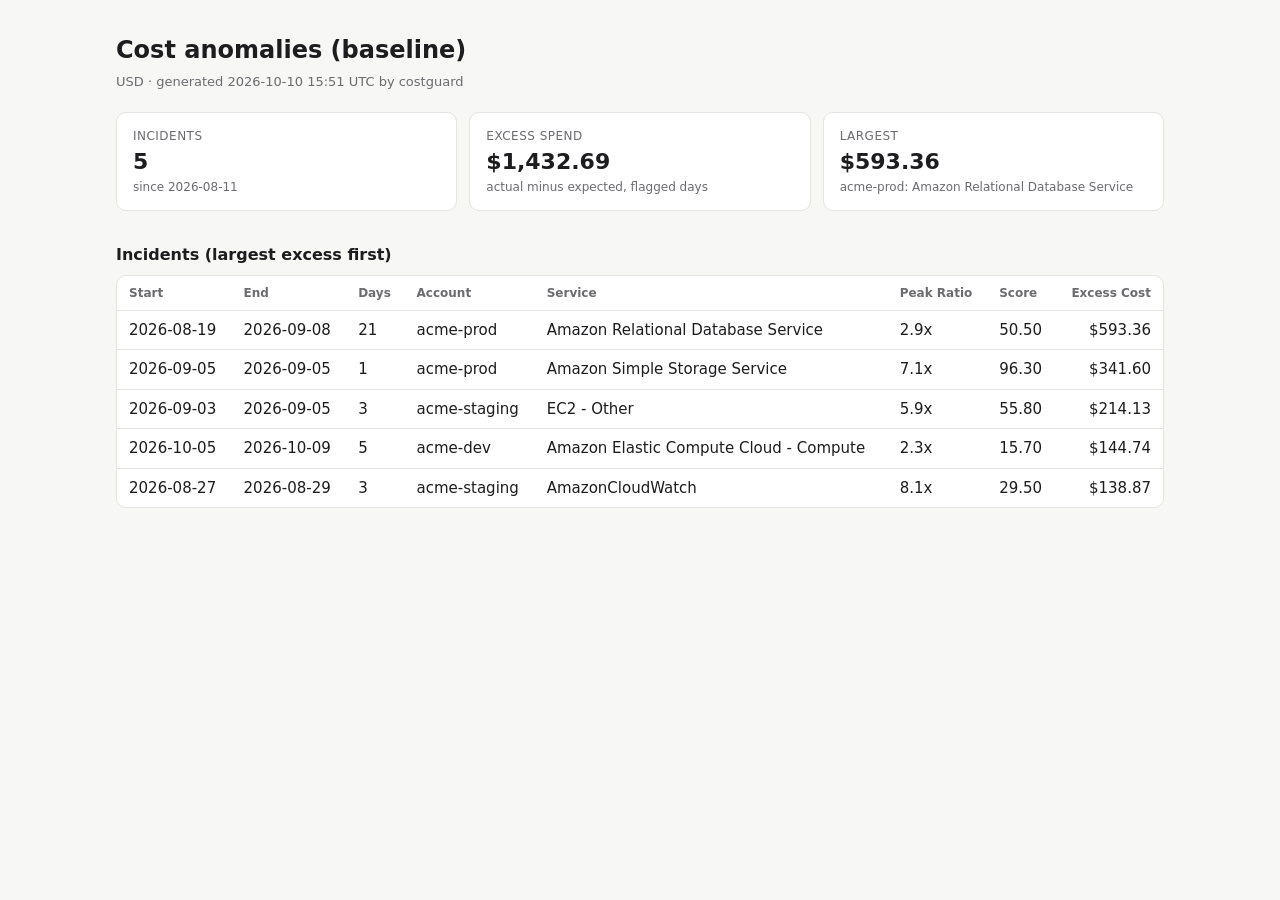
<file: docs/samples/anomalies.html>
<!doctype html><html lang='en'><head><meta charset='utf-8'><meta name='viewport' content='width=device-width,initial-scale=1'><title>Cost anomalies (baseline)</title><style>:root{--bg:#f7f7f5;--card:#fff;--ink:#1d1d1f;--mute:#6b6b70;--line:#e4e4e0;--up:#c2410c;--down:#15803d;--accent:#2563eb}

@media (prefers-color-scheme:dark){:root{--bg:#141416;--card:#1d1d20;--ink:#ececee;--mute:#9a9aa2;--line:#2c2c31;--up:#fb923c;--down:#4ade80;--accent:#60a5fa}}

*{box-sizing:border-box}
body{margin:0;background:var(--bg);color:var(--ink);font:15px/1.5 system-ui,-apple-system,"Segoe UI",sans-serif}

main{max-width:1080px;margin:0 auto;padding:32px 16px}
h1{font-size:24px;margin:0 0 4px}
h2{font-size:16px;margin:32px 0 8px}

.sub{color:var(--mute);font-size:13px}
.kpis{display:grid;grid-template-columns:repeat(auto-fit,minmax(200px,1fr));gap:12px;margin:20px 0}

.kpi{background:var(--card);border:1px solid var(--line);border-radius:10px;padding:14px 16px}
.kpi .l{color:var(--mute);font-size:12px;text-transform:uppercase;letter-spacing:.04em}

.kpi .v{font-size:22px;font-weight:650;font-variant-numeric:tabular-nums}
.kpi .n{color:var(--mute);font-size:12px}

.up{color:var(--up)}
.down{color:var(--down)}
.wrap{overflow-x:auto;background:var(--card);border:1px solid var(--line);border-radius:10px}

table{border-collapse:collapse;width:100%;font-variant-numeric:tabular-nums}
th,td{padding:8px 12px;border-bottom:1px solid var(--line);text-align:left;white-space:nowrap}

th{font-size:12px;color:var(--mute);font-weight:600}
td.num,th.num{text-align:right}
tr:last-child td{border-bottom:0}

svg{display:block;width:100%;height:80px}
.note{color:var(--mute);font-size:12px;margin-top:6px}
</style></head><body><main><h1>Cost anomalies (baseline)</h1><div class='sub'>USD · generated 2026-10-10 15:51 UTC by costguard</div><div class='kpis'><div class='kpi'><div class='l'>Incidents</div><div class='v'>5</div><div class='n'>since 2026-08-11</div></div><div class='kpi'><div class='l'>Excess spend</div><div class='v'>$1,432.69</div><div class='n'>actual minus expected, flagged days</div></div><div class='kpi'><div class='l'>Largest</div><div class='v'>$593.36</div><div class='n'>acme-prod: Amazon Relational Database Service</div></div></div><h2>Incidents (largest excess first)</h2><div class='wrap'><table><thead><tr><th class=''>Start</th><th class=''>End</th><th class=''>Days</th><th class=''>Account</th><th class=''>Service</th><th class=''>Peak Ratio</th><th class=''>Score</th><th class='num'>Excess Cost</th></tr></thead><tbody><tr><td class=''>2026-08-19</td><td class=''>2026-09-08</td><td class=''>21</td><td class=''>acme-prod</td><td class=''>Amazon Relational Database Service</td><td class=''>2.9x</td><td class=''>50.50</td><td class='num'>$593.36</td></tr><tr><td class=''>2026-09-05</td><td class=''>2026-09-05</td><td class=''>1</td><td class=''>acme-prod</td><td class=''>Amazon Simple Storage Service</td><td class=''>7.1x</td><td class=''>96.30</td><td class='num'>$341.60</td></tr><tr><td class=''>2026-09-03</td><td class=''>2026-09-05</td><td class=''>3</td><td class=''>acme-staging</td><td class=''>EC2 - Other</td><td class=''>5.9x</td><td class=''>55.80</td><td class='num'>$214.13</td></tr><tr><td class=''>2026-10-05</td><td class=''>2026-10-09</td><td class=''>5</td><td class=''>acme-dev</td><td class=''>Amazon Elastic Compute Cloud - Compute</td><td class=''>2.3x</td><td class=''>15.70</td><td class='num'>$144.74</td></tr><tr><td class=''>2026-08-27</td><td class=''>2026-08-29</td><td class=''>3</td><td class=''>acme-staging</td><td class=''>AmazonCloudWatch</td><td class=''>8.1x</td><td class=''>29.50</td><td class='num'>$138.87</td></tr></tbody></table></div></main></body></html>
</file>
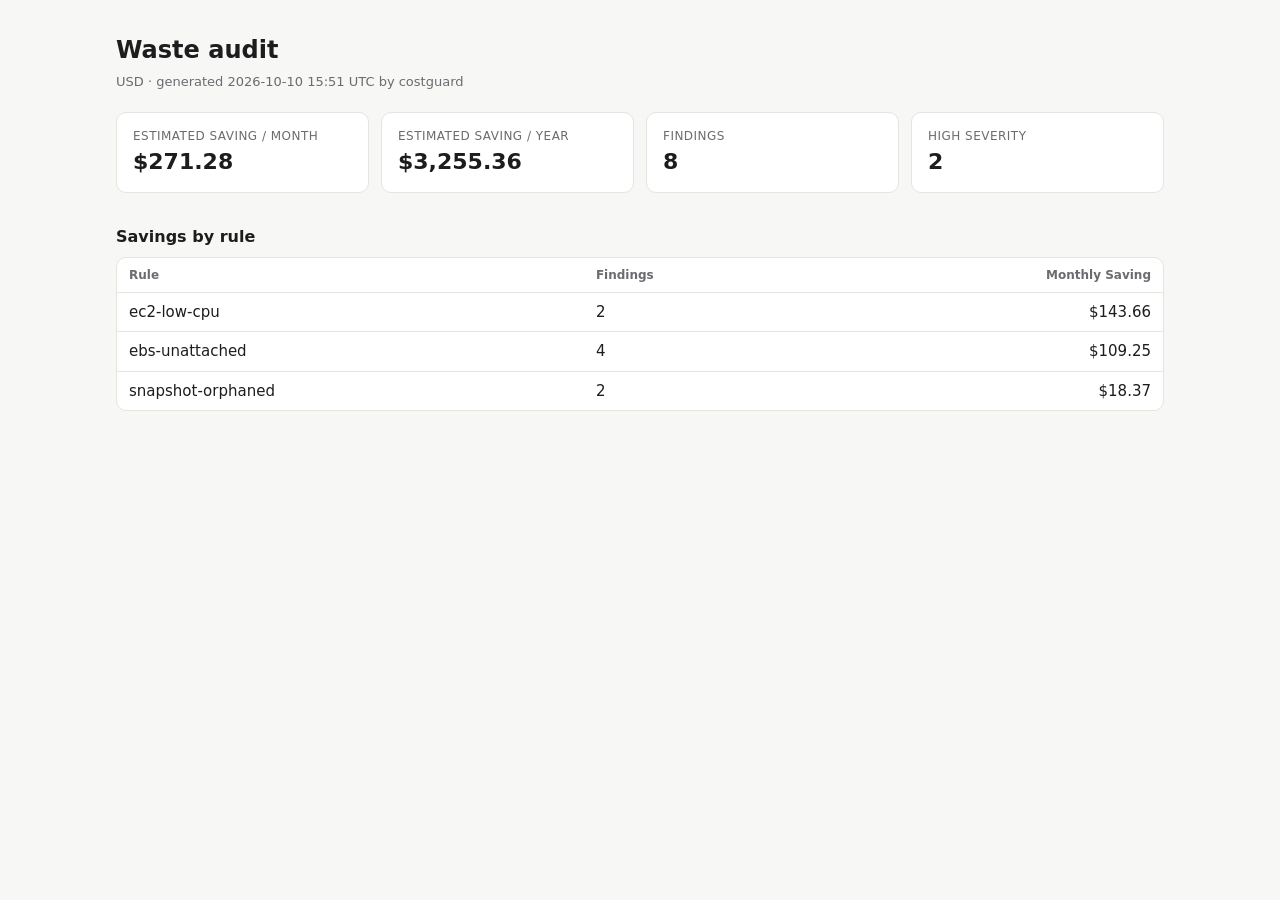
<file: docs/samples/audit.html>
<!doctype html><html lang='en'><head><meta charset='utf-8'><meta name='viewport' content='width=device-width,initial-scale=1'><title>Waste audit</title><style>:root{--bg:#f7f7f5;--card:#fff;--ink:#1d1d1f;--mute:#6b6b70;--line:#e4e4e0;--up:#c2410c;--down:#15803d;--accent:#2563eb}

@media (prefers-color-scheme:dark){:root{--bg:#141416;--card:#1d1d20;--ink:#ececee;--mute:#9a9aa2;--line:#2c2c31;--up:#fb923c;--down:#4ade80;--accent:#60a5fa}}

*{box-sizing:border-box}
body{margin:0;background:var(--bg);color:var(--ink);font:15px/1.5 system-ui,-apple-system,"Segoe UI",sans-serif}

main{max-width:1080px;margin:0 auto;padding:32px 16px}
h1{font-size:24px;margin:0 0 4px}
h2{font-size:16px;margin:32px 0 8px}

.sub{color:var(--mute);font-size:13px}
.kpis{display:grid;grid-template-columns:repeat(auto-fit,minmax(200px,1fr));gap:12px;margin:20px 0}

.kpi{background:var(--card);border:1px solid var(--line);border-radius:10px;padding:14px 16px}
.kpi .l{color:var(--mute);font-size:12px;text-transform:uppercase;letter-spacing:.04em}

.kpi .v{font-size:22px;font-weight:650;font-variant-numeric:tabular-nums}
.kpi .n{color:var(--mute);font-size:12px}

.up{color:var(--up)}
.down{color:var(--down)}
.wrap{overflow-x:auto;background:var(--card);border:1px solid var(--line);border-radius:10px}

table{border-collapse:collapse;width:100%;font-variant-numeric:tabular-nums}
th,td{padding:8px 12px;border-bottom:1px solid var(--line);text-align:left;white-space:nowrap}

th{font-size:12px;color:var(--mute);font-weight:600}
td.num,th.num{text-align:right}
tr:last-child td{border-bottom:0}

svg{display:block;width:100%;height:80px}
.note{color:var(--mute);font-size:12px;margin-top:6px}
</style></head><body><main><h1>Waste audit</h1><div class='sub'>USD · generated 2026-10-10 15:51 UTC by costguard</div><div class='kpis'><div class='kpi'><div class='l'>Estimated saving / month</div><div class='v'>$271.28</div><div class='n'></div></div><div class='kpi'><div class='l'>Estimated saving / year</div><div class='v'>$3,255.36</div><div class='n'></div></div><div class='kpi'><div class='l'>Findings</div><div class='v'>8</div><div class='n'></div></div><div class='kpi'><div class='l'>High severity</div><div class='v'>2</div><div class='n'></div></div></div><h2>Savings by rule</h2><div class='wrap'><table><thead><tr><th class=''>Rule</th><th class=''>Findings</th><th class='num'>Monthly Saving</th></tr></thead><tbody><tr><td class=''>ec2-low-cpu</td><td class=''>2</td><td class='num'>$143.66</td></tr><tr><td class=''>ebs-unattached</td><td class=''>4</td><td class='num'>$109.25</td></tr><tr><td class=''>snapshot-orphaned</td><td class=''>2</td><td class='num'>$18.37</td></tr></tbody></table></div></main></body></html>
</file>
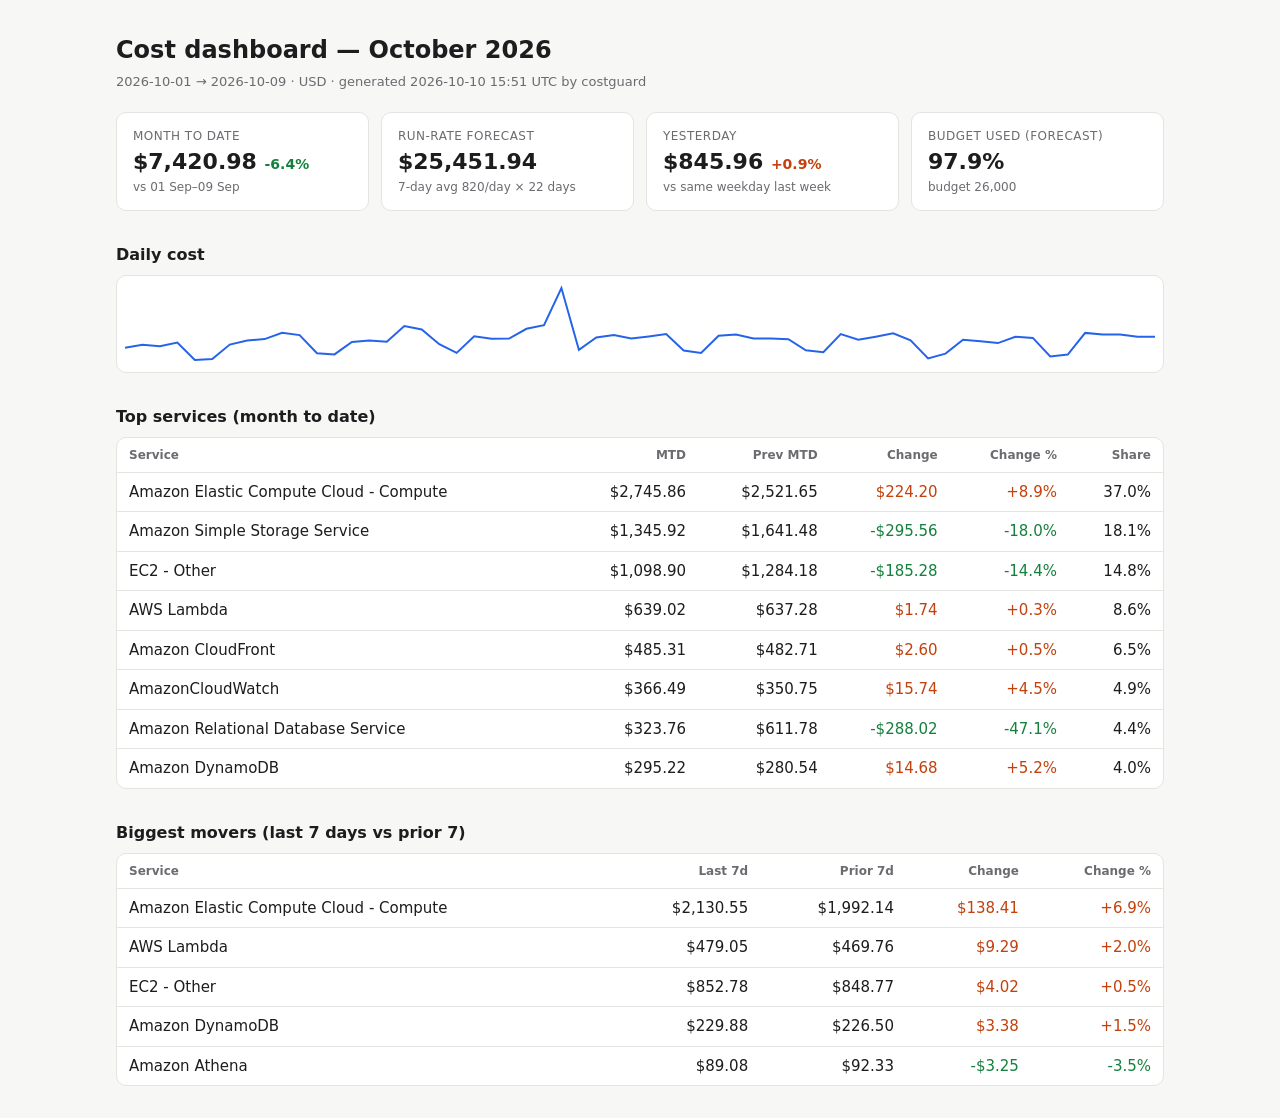
<file: docs/samples/dashboard.html>
<!doctype html><html lang='en'><head><meta charset='utf-8'><meta name='viewport' content='width=device-width,initial-scale=1'><title>Cost dashboard — October 2026</title><style>:root{--bg:#f7f7f5;--card:#fff;--ink:#1d1d1f;--mute:#6b6b70;--line:#e4e4e0;--up:#c2410c;--down:#15803d;--accent:#2563eb}

@media (prefers-color-scheme:dark){:root{--bg:#141416;--card:#1d1d20;--ink:#ececee;--mute:#9a9aa2;--line:#2c2c31;--up:#fb923c;--down:#4ade80;--accent:#60a5fa}}

*{box-sizing:border-box}
body{margin:0;background:var(--bg);color:var(--ink);font:15px/1.5 system-ui,-apple-system,"Segoe UI",sans-serif}

main{max-width:1080px;margin:0 auto;padding:32px 16px}
h1{font-size:24px;margin:0 0 4px}
h2{font-size:16px;margin:32px 0 8px}

.sub{color:var(--mute);font-size:13px}
.kpis{display:grid;grid-template-columns:repeat(auto-fit,minmax(200px,1fr));gap:12px;margin:20px 0}

.kpi{background:var(--card);border:1px solid var(--line);border-radius:10px;padding:14px 16px}
.kpi .l{color:var(--mute);font-size:12px;text-transform:uppercase;letter-spacing:.04em}

.kpi .v{font-size:22px;font-weight:650;font-variant-numeric:tabular-nums}
.kpi .n{color:var(--mute);font-size:12px}

.up{color:var(--up)}
.down{color:var(--down)}
.wrap{overflow-x:auto;background:var(--card);border:1px solid var(--line);border-radius:10px}

table{border-collapse:collapse;width:100%;font-variant-numeric:tabular-nums}
th,td{padding:8px 12px;border-bottom:1px solid var(--line);text-align:left;white-space:nowrap}

th{font-size:12px;color:var(--mute);font-weight:600}
td.num,th.num{text-align:right}
tr:last-child td{border-bottom:0}

svg{display:block;width:100%;height:80px}
.note{color:var(--mute);font-size:12px;margin-top:6px}
</style></head><body><main><h1>Cost dashboard — October 2026</h1><div class='sub'>2026-10-01 → 2026-10-09 · USD · generated 2026-10-10 15:51 UTC by costguard</div><div class='kpis'><div class='kpi'><div class='l'>Month to date</div><div class='v'>$7,420.98 <span class='down' style='font-size:14px'>-6.4%</span></div><div class='n'>vs 01 Sep–09 Sep</div></div><div class='kpi'><div class='l'>Run-rate forecast</div><div class='v'>$25,451.94</div><div class='n'>7-day avg 820/day × 22 days</div></div><div class='kpi'><div class='l'>Yesterday</div><div class='v'>$845.96 <span class='up' style='font-size:14px'>+0.9%</span></div><div class='n'>vs same weekday last week</div></div><div class='kpi'><div class='l'>Budget used (forecast)</div><div class='v'>97.9%</div><div class='n'>budget 26,000</div></div></div><h2>Daily cost</h2><div class='wrap' style='padding:8px'><svg viewBox="0 0 1000 80" preserveAspectRatio="none" role="img" aria-label="Daily cost trend"><polyline fill="none" stroke="var(--accent)" stroke-width="2" vector-effect="non-scaling-stroke" points="0.0,63.8 16.9,60.7 33.9,62.3 50.8,58.6 67.8,76.0 84.7,74.9 101.7,60.6 118.6,56.5 135.6,55.1 152.5,48.8 169.5,51.1 186.4,69.2 203.4,70.4 220.3,58.0 237.3,56.4 254.2,57.8 271.2,42.0 288.1,45.5 305.1,60.2 322.0,68.9 339.0,52.3 355.9,54.7 372.9,54.5 389.8,44.8 406.8,41.2 423.7,4.0 440.7,65.9 457.6,53.5 474.6,51.1 491.5,54.4 508.5,52.4 525.4,50.1 542.4,66.5 559.3,68.9 576.3,51.8 593.2,50.5 610.2,54.5 627.1,54.4 644.1,55.2 661.0,66.3 678.0,68.3 694.9,50.1 711.9,55.8 728.8,52.7 745.8,49.2 762.7,56.3 779.7,74.4 796.6,69.6 813.6,55.8 830.5,57.2 847.5,59.1 864.4,52.8 881.4,53.9 898.3,72.4 915.3,70.6 932.2,48.9 949.2,50.6 966.1,50.4 983.1,52.7 1000.0,52.7"/></svg></div><h2>Top services (month to date)</h2><div class='wrap'><table><thead><tr><th class=''>Service</th><th class='num'>MTD</th><th class='num'>Prev MTD</th><th class='num'>Change</th><th class='num'>Change %</th><th class='num'>Share</th></tr></thead><tbody><tr><td class=''>Amazon Elastic Compute Cloud - Compute</td><td class='num'>$2,745.86</td><td class='num'>$2,521.65</td><td class='num up'>$224.20</td><td class='num up'>+8.9%</td><td class='num'>37.0%</td></tr><tr><td class=''>Amazon Simple Storage Service</td><td class='num'>$1,345.92</td><td class='num'>$1,641.48</td><td class='num down'>-$295.56</td><td class='num down'>-18.0%</td><td class='num'>18.1%</td></tr><tr><td class=''>EC2 - Other</td><td class='num'>$1,098.90</td><td class='num'>$1,284.18</td><td class='num down'>-$185.28</td><td class='num down'>-14.4%</td><td class='num'>14.8%</td></tr><tr><td class=''>AWS Lambda</td><td class='num'>$639.02</td><td class='num'>$637.28</td><td class='num up'>$1.74</td><td class='num up'>+0.3%</td><td class='num'>8.6%</td></tr><tr><td class=''>Amazon CloudFront</td><td class='num'>$485.31</td><td class='num'>$482.71</td><td class='num up'>$2.60</td><td class='num up'>+0.5%</td><td class='num'>6.5%</td></tr><tr><td class=''>AmazonCloudWatch</td><td class='num'>$366.49</td><td class='num'>$350.75</td><td class='num up'>$15.74</td><td class='num up'>+4.5%</td><td class='num'>4.9%</td></tr><tr><td class=''>Amazon Relational Database Service</td><td class='num'>$323.76</td><td class='num'>$611.78</td><td class='num down'>-$288.02</td><td class='num down'>-47.1%</td><td class='num'>4.4%</td></tr><tr><td class=''>Amazon DynamoDB</td><td class='num'>$295.22</td><td class='num'>$280.54</td><td class='num up'>$14.68</td><td class='num up'>+5.2%</td><td class='num'>4.0%</td></tr></tbody></table></div><h2>Biggest movers (last 7 days vs prior 7)</h2><div class='wrap'><table><thead><tr><th class=''>Service</th><th class='num'>Last 7d</th><th class='num'>Prior 7d</th><th class='num'>Change</th><th class='num'>Change %</th></tr></thead><tbody><tr><td class=''>Amazon Elastic Compute Cloud - Compute</td><td class='num'>$2,130.55</td><td class='num'>$1,992.14</td><td class='num up'>$138.41</td><td class='num up'>+6.9%</td></tr><tr><td class=''>AWS Lambda</td><td class='num'>$479.05</td><td class='num'>$469.76</td><td class='num up'>$9.29</td><td class='num up'>+2.0%</td></tr><tr><td class=''>EC2 - Other</td><td class='num'>$852.78</td><td class='num'>$848.77</td><td class='num up'>$4.02</td><td class='num up'>+0.5%</td></tr><tr><td class=''>Amazon DynamoDB</td><td class='num'>$229.88</td><td class='num'>$226.50</td><td class='num up'>$3.38</td><td class='num up'>+1.5%</td></tr><tr><td class=''>Amazon Athena</td><td class='num'>$89.08</td><td class='num'>$92.33</td><td class='num down'>-$3.25</td><td class='num down'>-3.5%</td></tr></tbody></table></div></main></body></html>
</file>
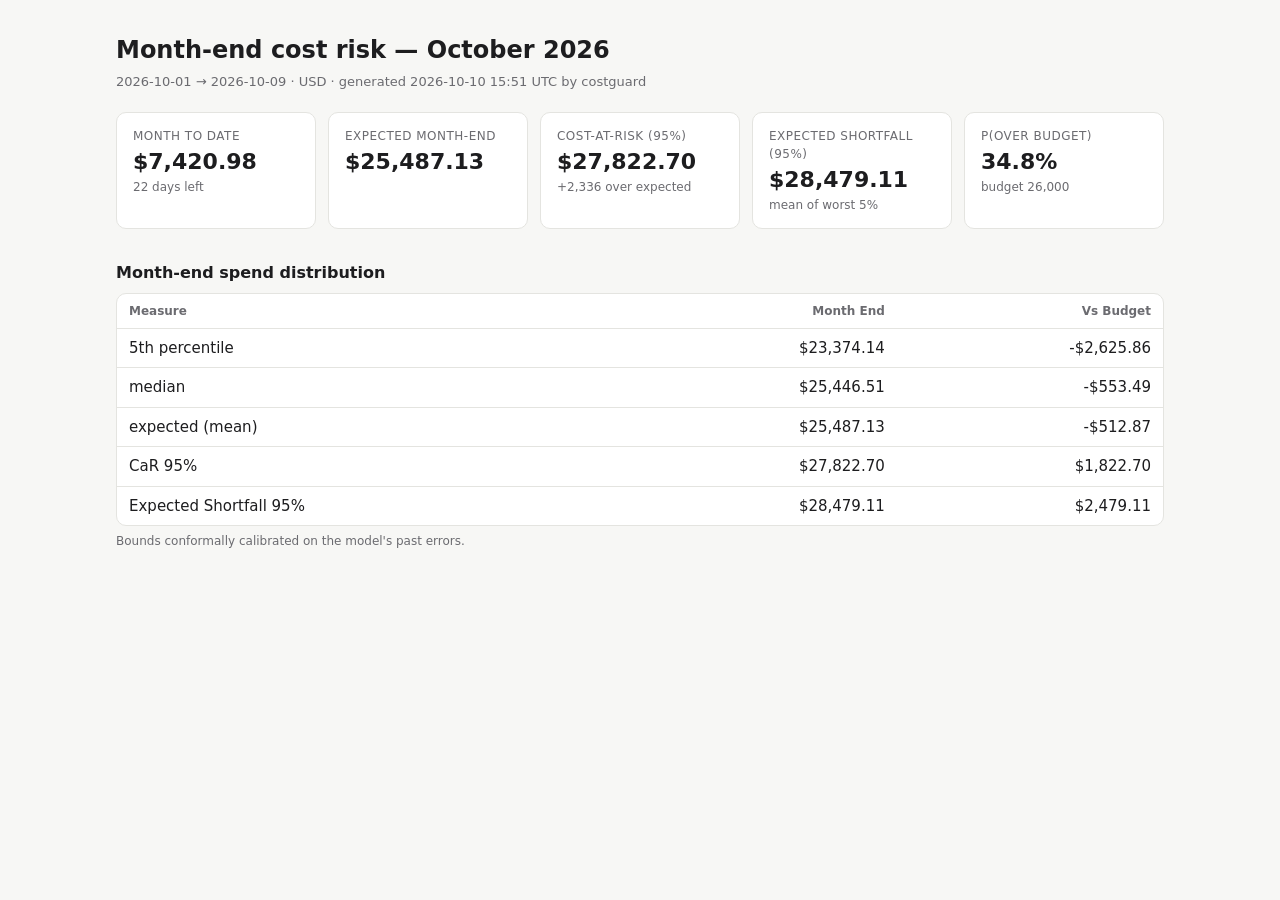
<file: docs/samples/risk.html>
<!doctype html><html lang='en'><head><meta charset='utf-8'><meta name='viewport' content='width=device-width,initial-scale=1'><title>Month-end cost risk — October 2026</title><style>:root{--bg:#f7f7f5;--card:#fff;--ink:#1d1d1f;--mute:#6b6b70;--line:#e4e4e0;--up:#c2410c;--down:#15803d;--accent:#2563eb}

@media (prefers-color-scheme:dark){:root{--bg:#141416;--card:#1d1d20;--ink:#ececee;--mute:#9a9aa2;--line:#2c2c31;--up:#fb923c;--down:#4ade80;--accent:#60a5fa}}

*{box-sizing:border-box}
body{margin:0;background:var(--bg);color:var(--ink);font:15px/1.5 system-ui,-apple-system,"Segoe UI",sans-serif}

main{max-width:1080px;margin:0 auto;padding:32px 16px}
h1{font-size:24px;margin:0 0 4px}
h2{font-size:16px;margin:32px 0 8px}

.sub{color:var(--mute);font-size:13px}
.kpis{display:grid;grid-template-columns:repeat(auto-fit,minmax(200px,1fr));gap:12px;margin:20px 0}

.kpi{background:var(--card);border:1px solid var(--line);border-radius:10px;padding:14px 16px}
.kpi .l{color:var(--mute);font-size:12px;text-transform:uppercase;letter-spacing:.04em}

.kpi .v{font-size:22px;font-weight:650;font-variant-numeric:tabular-nums}
.kpi .n{color:var(--mute);font-size:12px}

.up{color:var(--up)}
.down{color:var(--down)}
.wrap{overflow-x:auto;background:var(--card);border:1px solid var(--line);border-radius:10px}

table{border-collapse:collapse;width:100%;font-variant-numeric:tabular-nums}
th,td{padding:8px 12px;border-bottom:1px solid var(--line);text-align:left;white-space:nowrap}

th{font-size:12px;color:var(--mute);font-weight:600}
td.num,th.num{text-align:right}
tr:last-child td{border-bottom:0}

svg{display:block;width:100%;height:80px}
.note{color:var(--mute);font-size:12px;margin-top:6px}
</style></head><body><main><h1>Month-end cost risk — October 2026</h1><div class='sub'>2026-10-01 → 2026-10-09 · USD · generated 2026-10-10 15:51 UTC by costguard</div><div class='kpis'><div class='kpi'><div class='l'>Month to date</div><div class='v'>$7,420.98</div><div class='n'>22 days left</div></div><div class='kpi'><div class='l'>Expected month-end</div><div class='v'>$25,487.13</div><div class='n'></div></div><div class='kpi'><div class='l'>Cost-at-Risk (95%)</div><div class='v'>$27,822.70</div><div class='n'>+2,336 over expected</div></div><div class='kpi'><div class='l'>Expected Shortfall (95%)</div><div class='v'>$28,479.11</div><div class='n'>mean of worst 5%</div></div><div class='kpi'><div class='l'>P(over budget)</div><div class='v'>34.8%</div><div class='n'>budget 26,000</div></div></div><h2>Month-end spend distribution</h2><div class='wrap'><table><thead><tr><th class=''>Measure</th><th class='num'>Month End</th><th class='num'>Vs Budget</th></tr></thead><tbody><tr><td class=''>5th percentile</td><td class='num'>$23,374.14</td><td class='num'>-$2,625.86</td></tr><tr><td class=''>median</td><td class='num'>$25,446.51</td><td class='num'>-$553.49</td></tr><tr><td class=''>expected (mean)</td><td class='num'>$25,487.13</td><td class='num'>-$512.87</td></tr><tr><td class=''>CaR 95%</td><td class='num'>$27,822.70</td><td class='num'>$1,822.70</td></tr><tr><td class=''>Expected Shortfall 95%</td><td class='num'>$28,479.11</td><td class='num'>$2,479.11</td></tr></tbody></table></div><div class='note'>Bounds conformally calibrated on the model&#x27;s past errors.</div></main></body></html>
</file>
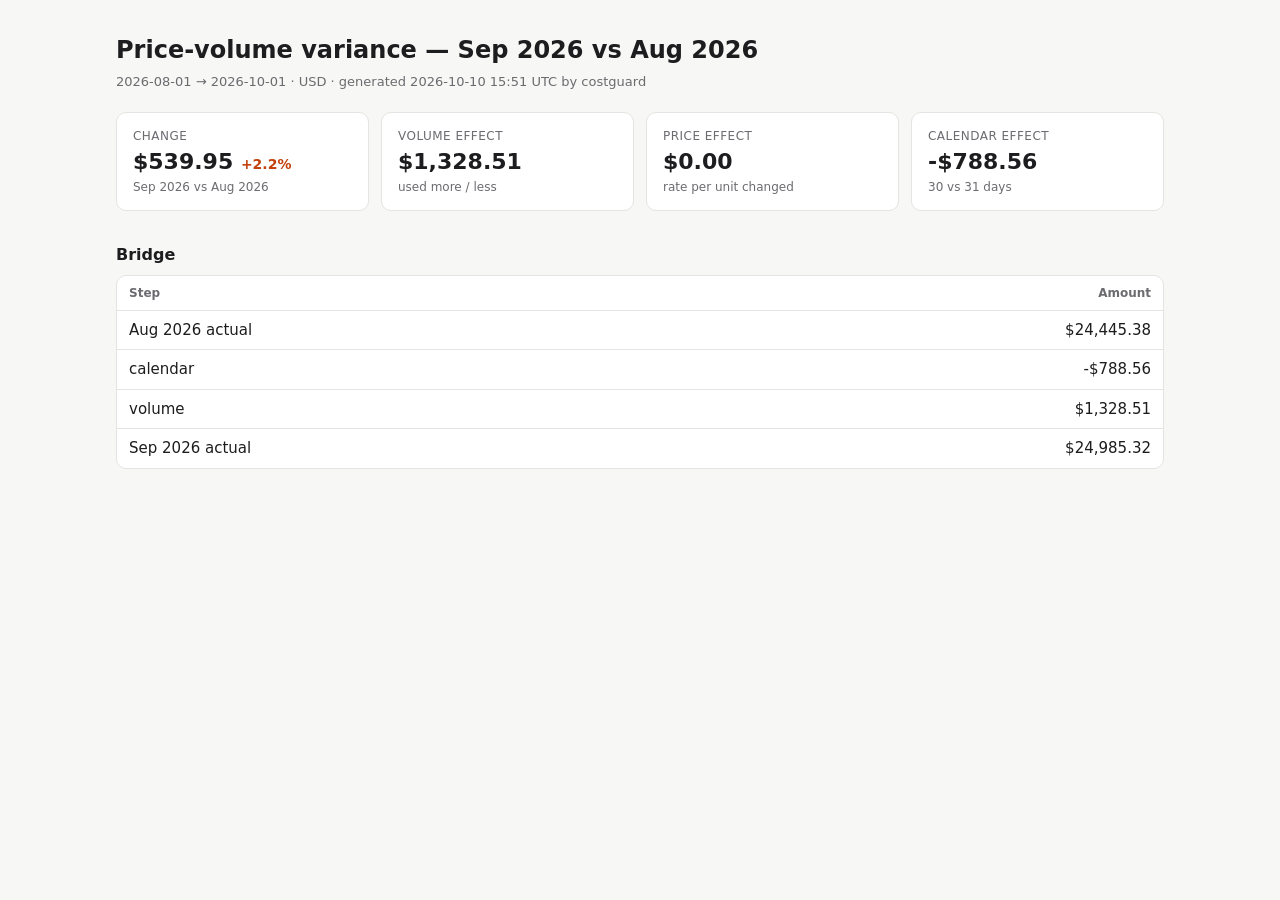
<file: docs/samples/variance.html>
<!doctype html><html lang='en'><head><meta charset='utf-8'><meta name='viewport' content='width=device-width,initial-scale=1'><title>Price-volume variance — Sep 2026 vs Aug 2026</title><style>:root{--bg:#f7f7f5;--card:#fff;--ink:#1d1d1f;--mute:#6b6b70;--line:#e4e4e0;--up:#c2410c;--down:#15803d;--accent:#2563eb}

@media (prefers-color-scheme:dark){:root{--bg:#141416;--card:#1d1d20;--ink:#ececee;--mute:#9a9aa2;--line:#2c2c31;--up:#fb923c;--down:#4ade80;--accent:#60a5fa}}

*{box-sizing:border-box}
body{margin:0;background:var(--bg);color:var(--ink);font:15px/1.5 system-ui,-apple-system,"Segoe UI",sans-serif}

main{max-width:1080px;margin:0 auto;padding:32px 16px}
h1{font-size:24px;margin:0 0 4px}
h2{font-size:16px;margin:32px 0 8px}

.sub{color:var(--mute);font-size:13px}
.kpis{display:grid;grid-template-columns:repeat(auto-fit,minmax(200px,1fr));gap:12px;margin:20px 0}

.kpi{background:var(--card);border:1px solid var(--line);border-radius:10px;padding:14px 16px}
.kpi .l{color:var(--mute);font-size:12px;text-transform:uppercase;letter-spacing:.04em}

.kpi .v{font-size:22px;font-weight:650;font-variant-numeric:tabular-nums}
.kpi .n{color:var(--mute);font-size:12px}

.up{color:var(--up)}
.down{color:var(--down)}
.wrap{overflow-x:auto;background:var(--card);border:1px solid var(--line);border-radius:10px}

table{border-collapse:collapse;width:100%;font-variant-numeric:tabular-nums}
th,td{padding:8px 12px;border-bottom:1px solid var(--line);text-align:left;white-space:nowrap}

th{font-size:12px;color:var(--mute);font-weight:600}
td.num,th.num{text-align:right}
tr:last-child td{border-bottom:0}

svg{display:block;width:100%;height:80px}
.note{color:var(--mute);font-size:12px;margin-top:6px}
</style></head><body><main><h1>Price-volume variance — Sep 2026 vs Aug 2026</h1><div class='sub'>2026-08-01 → 2026-10-01 · USD · generated 2026-10-10 15:51 UTC by costguard</div><div class='kpis'><div class='kpi'><div class='l'>Change</div><div class='v'>$539.95 <span class='up' style='font-size:14px'>+2.2%</span></div><div class='n'>Sep 2026 vs Aug 2026</div></div><div class='kpi'><div class='l'>Volume effect</div><div class='v'>$1,328.51</div><div class='n'>used more / less</div></div><div class='kpi'><div class='l'>Price effect</div><div class='v'>$0.00</div><div class='n'>rate per unit changed</div></div><div class='kpi'><div class='l'>Calendar effect</div><div class='v'>-$788.56</div><div class='n'>30 vs 31 days</div></div></div><h2>Bridge</h2><div class='wrap'><table><thead><tr><th class=''>Step</th><th class='num'>Amount</th></tr></thead><tbody><tr><td class=''>Aug 2026 actual</td><td class='num'>$24,445.38</td></tr><tr><td class=''>calendar</td><td class='num'>-$788.56</td></tr><tr><td class=''>volume</td><td class='num'>$1,328.51</td></tr><tr><td class=''>Sep 2026 actual</td><td class='num'>$24,985.32</td></tr></tbody></table></div></main></body></html>
</file>
